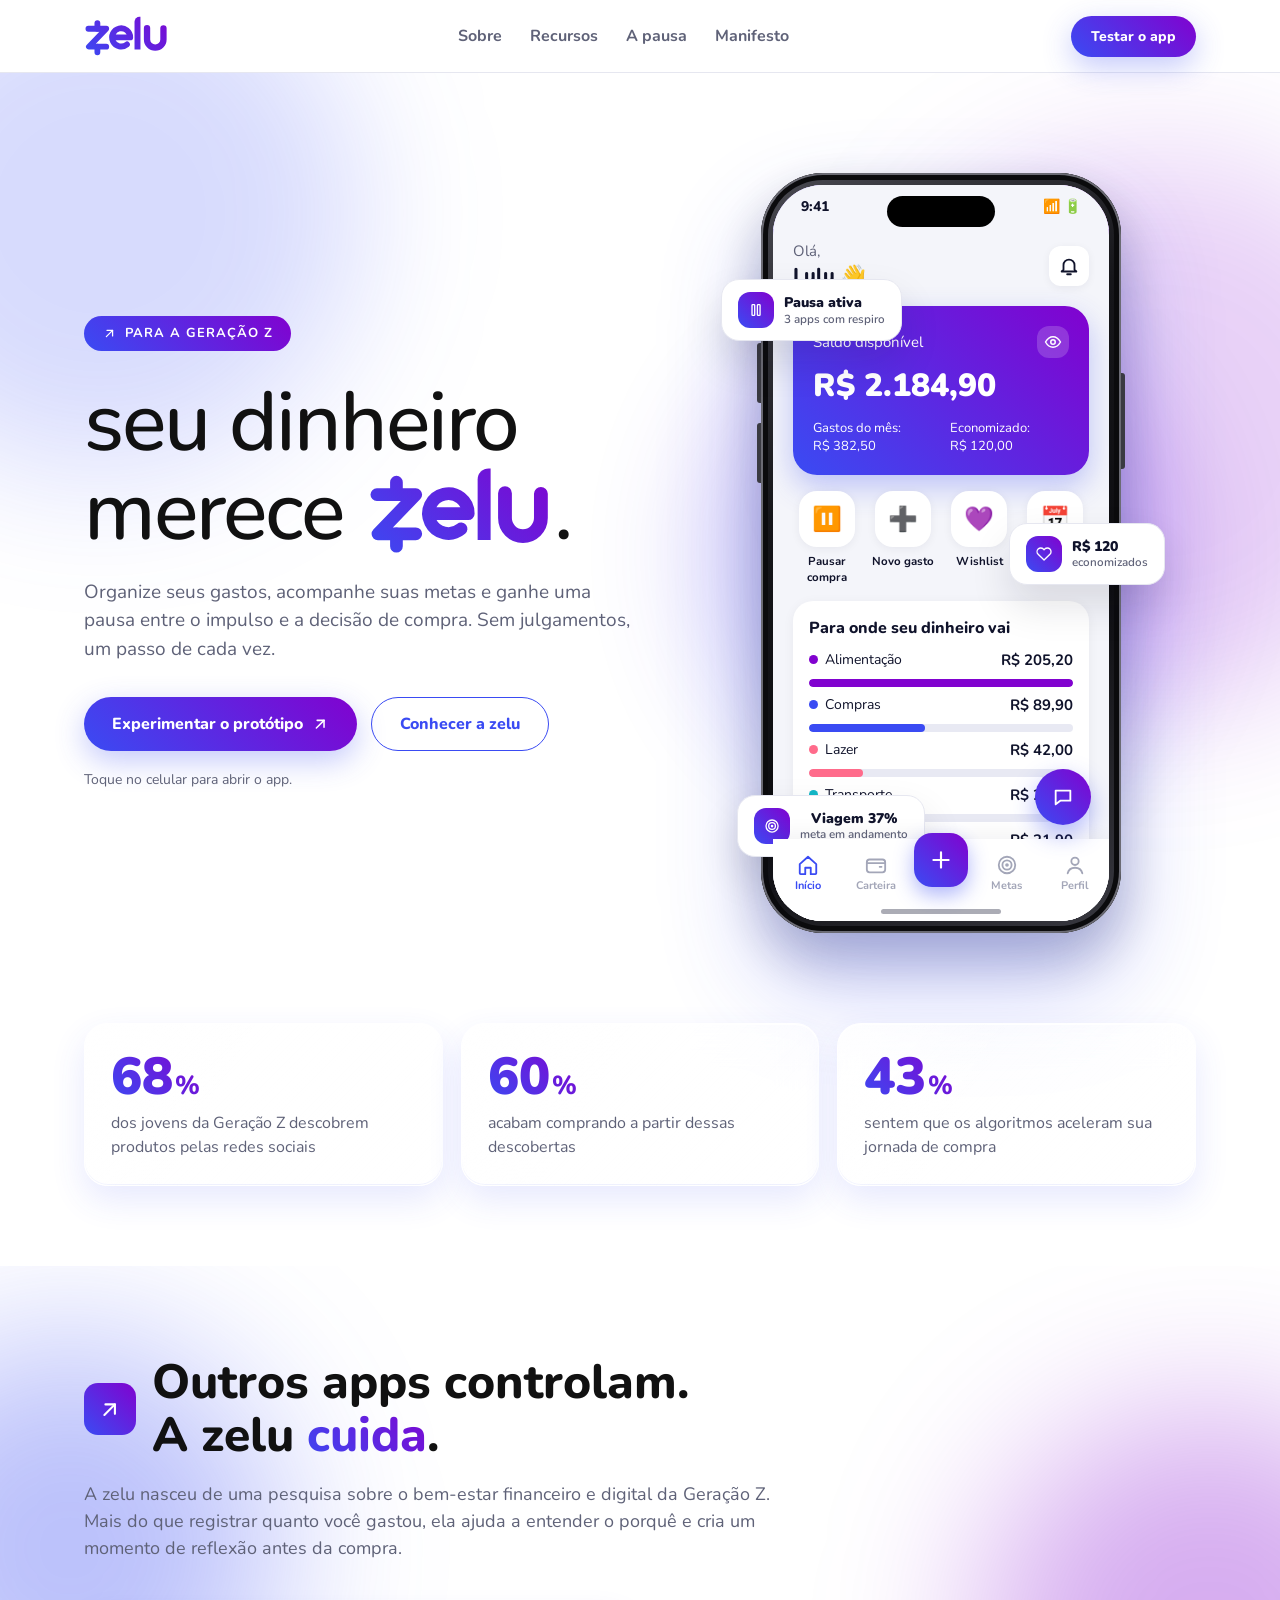
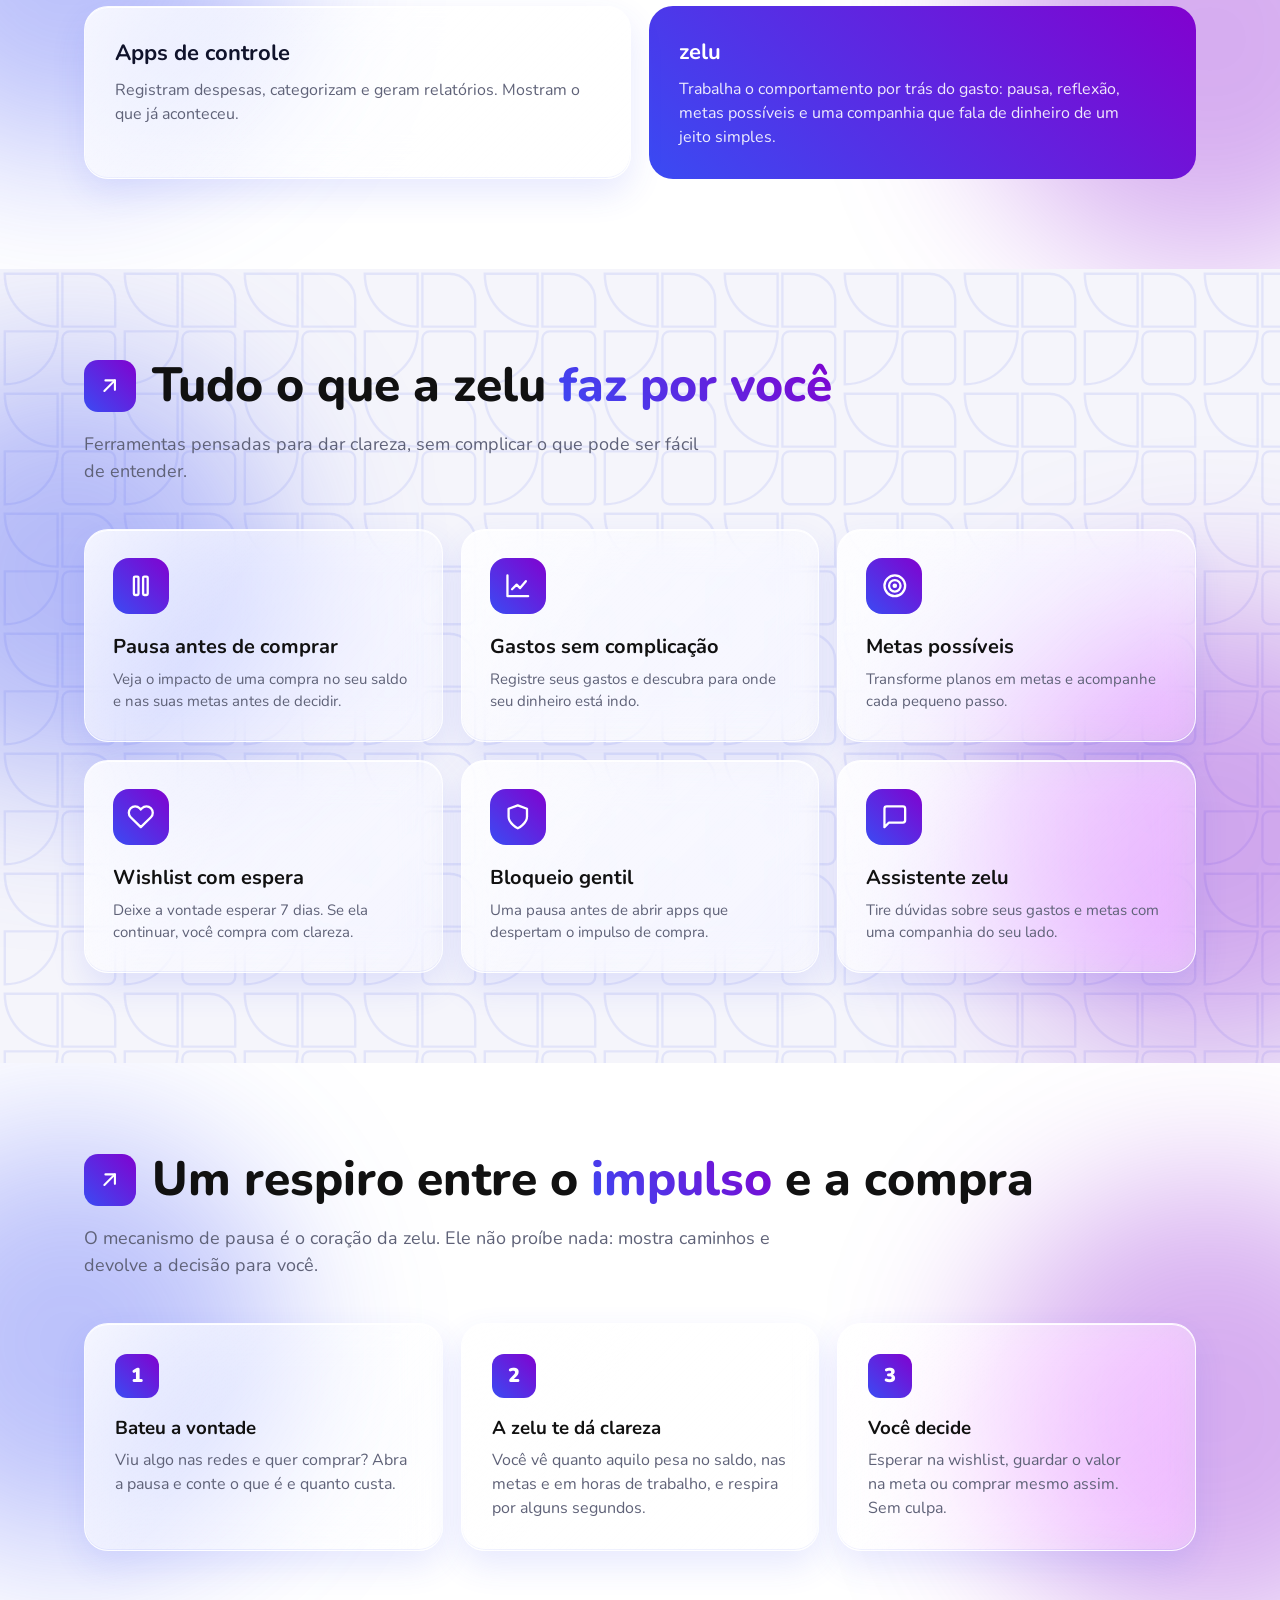
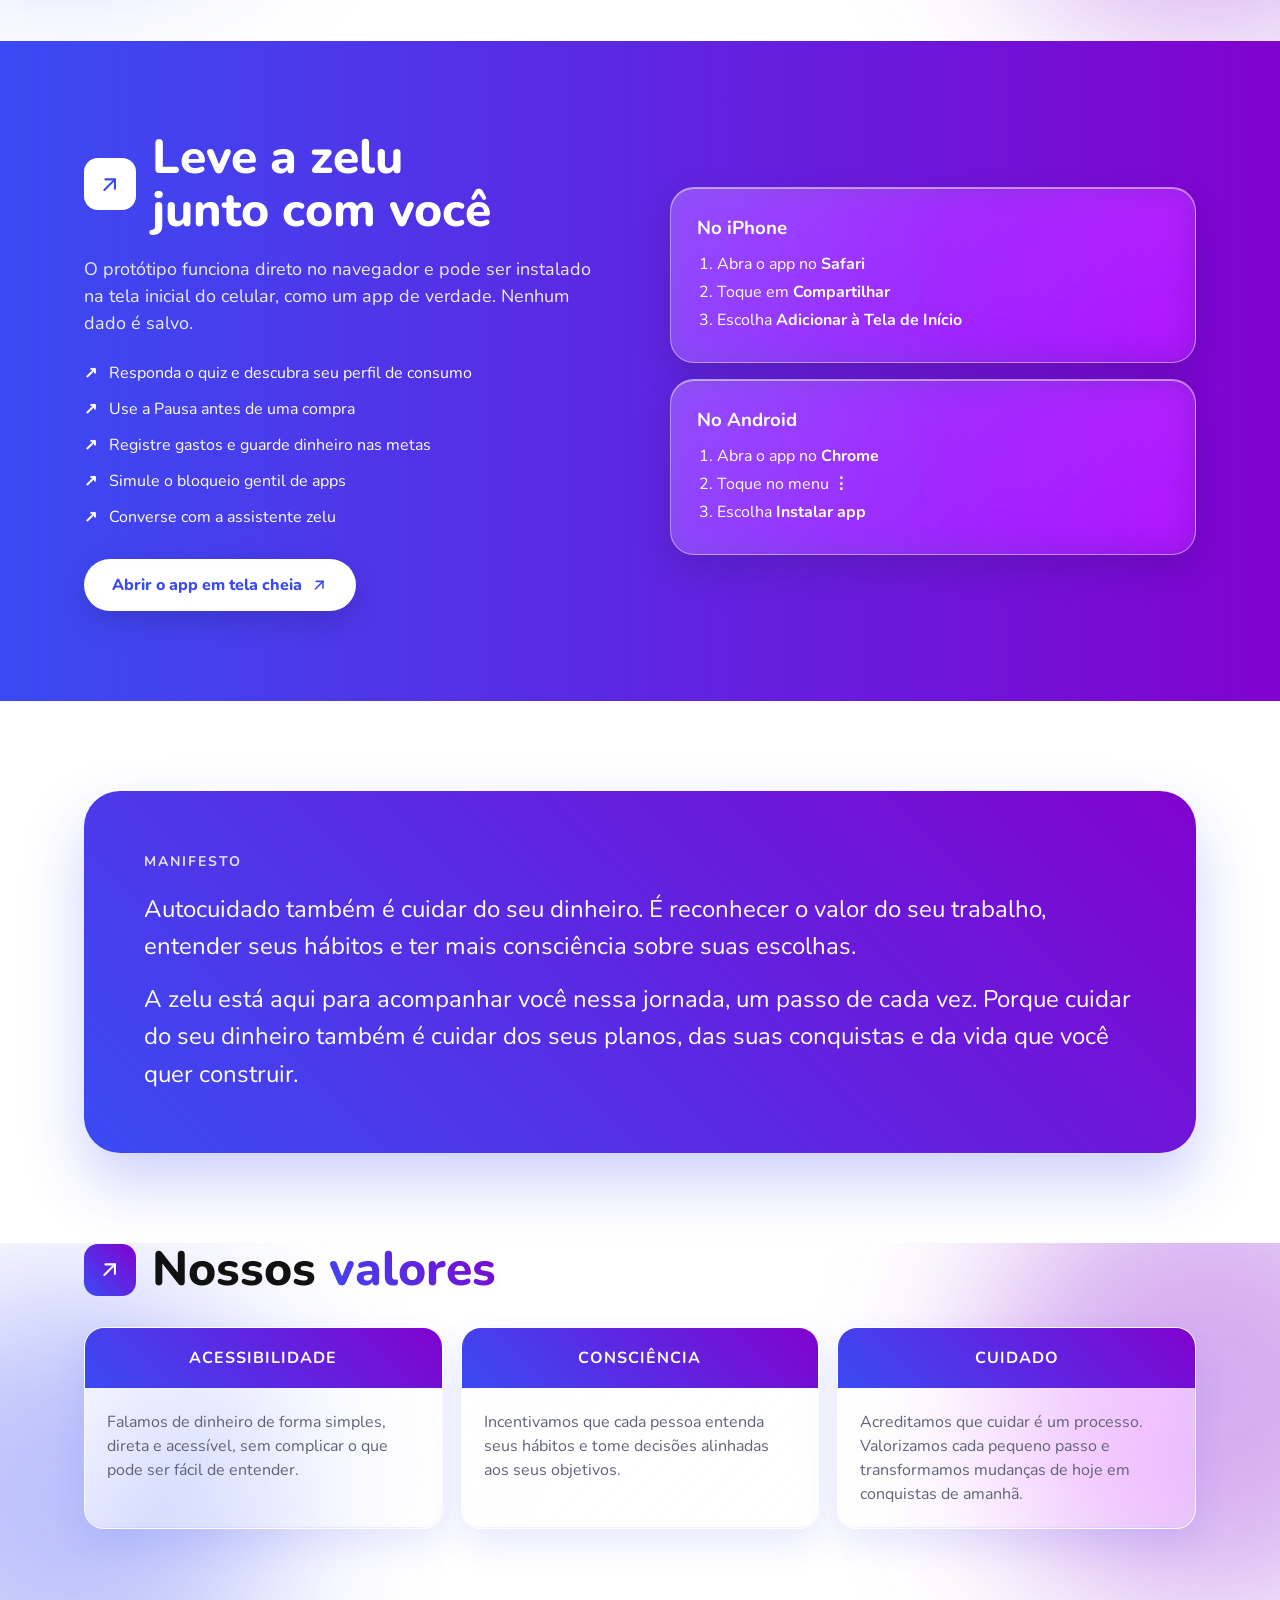
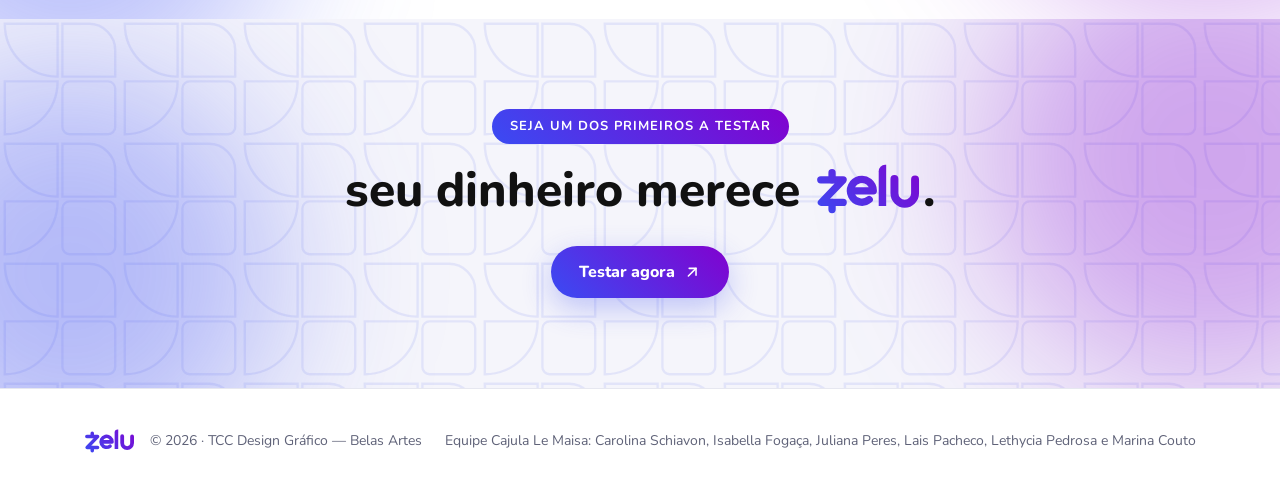
<file: index.html>
<!DOCTYPE html>
<html lang="pt-BR">
<head>
  <meta charset="UTF-8">
  <meta name="viewport" content="width=device-width, initial-scale=1.0">
  <title>zelu — seu dinheiro merece zelu.</title>
  <meta name="description" content="zelu: app financeiro para a Geração Z com organização de gastos, metas e mecanismos de pausa contra compras por impulso.">
  <meta name="theme-color" content="#3a4bf3">
  <link rel="manifest" href="manifest.json">
  <link rel="icon" href="icon.svg" type="image/svg+xml">
  <link rel="preconnect" href="https://fonts.googleapis.com">
  <link href="https://fonts.googleapis.com/css2?family=Nunito:wght@400;500;600;700;800;900&display=swap" rel="stylesheet">
  <link rel="stylesheet" href="zelu.css?v=12">
  <style>.i{width:1.15em;height:1.15em;fill:none;stroke:currentColor;stroke-width:2}</style>
</head>
<body>

<header class="nav"><div class="wrap">
  <a href="./" class="logo" aria-label="zelu"><span class="logo-mark"><span class="logo-txt">zelu</span></span></a>
  <ul>
    <li><a href="#sobre">Sobre</a></li>
    <li><a href="#recursos">Recursos</a></li>
    <li><a href="#pausa">A pausa</a></li>
    <li><a href="#manifesto">Manifesto</a></li>
  </ul>
  <a href="app.html" class="btn">Testar o app</a>
</div></header>

<section class="hero2"><div class="wrap">
  <div class="hero-grid">
    <div class="hero-copy">
      <span class="badge"><svg class="i" viewBox="0 0 24 24"><path d="M7 17L17 7"/><path d="M8 7h9v9"/></svg>Para a Geração Z</span>
      <h1>seu dinheiro<br>merece <span class="logo-hero" role="img" aria-label="zelu"><span class="logo-txt">zelu</span></span>.</h1>
      <p>Organize seus gastos, acompanhe suas metas e ganhe uma pausa entre o impulso e a decisão de compra. Sem julgamentos, um passo de cada vez.</p>
      <div class="ctas">
        <a href="app.html" class="btn">Experimentar o protótipo <svg class="i" viewBox="0 0 24 24"><path d="M7 17L17 7"/><path d="M8 7h9v9"/></svg></a>
        <a href="#sobre" class="btn gh">Conhecer a zelu</a>
      </div>
      <p class="hint">Toque no celular para abrir o app.</p>
    </div>

    <div class="mock">
      <div class="float">
        <div class="fb a">
          <span class="fb-ic"><svg class="i" viewBox="0 0 24 24"><rect x="6" y="4" width="4" height="16" rx="1"/><rect x="14" y="4" width="4" height="16" rx="1"/></svg></span>
          <div><b>Pausa ativa</b><small>3 apps com respiro</small></div>
        </div>
        <div class="fb b">
          <span class="fb-ic"><svg class="i" viewBox="0 0 24 24"><path d="M20.8 4.6a5.5 5.5 0 0 0-7.8 0L12 5.7l-1-1.1a5.5 5.5 0 0 0-7.8 7.8L12 21l8.8-8.6a5.5 5.5 0 0 0 0-7.8z"/></svg></span>
          <div><b>R$ 120</b><small>economizados</small></div>
        </div>
        <div class="fb c">
          <span class="fb-ic"><svg class="i" viewBox="0 0 24 24"><circle cx="12" cy="12" r="9"/><circle cx="12" cy="12" r="5"/><circle cx="12" cy="12" r="1"/></svg></span>
          <div><b>Viagem 37%</b><small>meta em andamento</small></div>
        </div>
        <div class="iphone">
          <div class="screen">
            <div class="island"></div>
            <a href="app.html" class="screen-link" aria-label="Abrir o app">
              <div class="ts">
                <div class="ts-top">
                  <div class="ts-sb"><span>9:41</span><span>●●● ▮</span></div>
                  <span class="ts-mes">Outubro</span>
                  <div class="ts-row">
                    <b class="ts-ola">Olá, Rafa</b>
                    <span class="ts-bell"><svg class="i" viewBox="0 0 24 24"><path d="M6 16v-5a6 6 0 0 1 12 0v5l2 2H4z"/><path d="M10 21h4"/></svg></span>
                  </div>
                  <span class="ts-lbl">Saldo disponível</span>
                  <b class="ts-saldo">R$ 1.840,00</b>
                  <div class="ts-pills"><span>Gasto R$ 1.540</span><span>Investido R$ 320</span></div>
                  <div class="ts-cards">
                    <div><small>Metas ativas</small><b>4</b></div>
                    <div><small>Contas a vencer</small><b>2</b></div>
                  </div>
                </div>
                <div class="ts-body">
                  <div class="ts-card">
                    <b class="ts-h">Gastos por categoria</b>
                    <div class="ts-bolhas">
                      <span class="b1"><b>R$ 640</b><small>Compras online</small></span>
                      <span class="b2"><b>R$ 420</b><small>Delivery</small></span>
                      <span class="b3"><b>R$ 210</b><small>Transporte</small></span>
                    </div>
                    <div class="ts-linha"><span>Compras online</span><span>R$ 640</span></div>
                    <div class="ts-bar"><i style="width:80%"></i></div>
                    <div class="ts-linha"><span>Delivery</span><span>R$ 420</span></div>
                    <div class="ts-bar"><i style="width:55%"></i></div>
                  </div>
                </div>
                <span class="ts-fab"><svg class="i" viewBox="0 0 24 24"><path d="M21 15a2 2 0 0 1-2 2H7l-4 4V5a2 2 0 0 1 2-2h14a2 2 0 0 1 2 2z"/></svg></span>
                <nav class="ts-nav">
                  <span class="on"><svg class="i" viewBox="0 0 24 24"><path d="M3 11l9-8 9 8v10a1 1 0 0 1-1 1h-5v-7H9v7H4a1 1 0 0 1-1-1z"/></svg><small>Home</small></span>
                  <span><svg class="i" viewBox="0 0 24 24"><rect x="2" y="6" width="20" height="14" rx="3"/><path d="M2 10h20"/></svg><small>Carteira</small></span>
                  <span><svg class="i" viewBox="0 0 24 24"><path d="M5 21V4h11l-2 4 2 4H5"/></svg><small>Metas</small></span>
                  <span><svg class="i" viewBox="0 0 24 24"><circle cx="12" cy="8" r="4"/><path d="M4 21c1-4 4-6 8-6s7 2 8 6"/></svg><small>Perfil</small></span>
                </nav>
              </div>
            </a>
            <div id="app"></div>
            <div class="homebar"></div>
          </div>
        </div>
      </div>
    </div>
  </div>

  <div class="stats">
    <div class="stat glass"><b class="gt">68<small>%</small></b><span>dos jovens da Geração Z descobrem produtos pelas redes sociais</span></div>
    <div class="stat glass"><b class="gt">60<small>%</small></b><span>acabam comprando a partir dessas descobertas</span></div>
    <div class="stat glass"><b class="gt">43<small>%</small></b><span>sentem que os algoritmos aceleram sua jornada de compra</span></div>
  </div>
</div></section>

<section id="sobre" class="orbs"><div class="wrap">
  <div class="sh">
    <div class="arrow"><svg class="i" viewBox="0 0 24 24"><path d="M7 17L17 7"/><path d="M8 7h9v9"/></svg></div>
    <h2 class="t">Outros apps controlam.<br>A zelu <span class="gt">cuida</span>.</h2>
  </div>
  <p class="lead">A zelu nasceu de uma pesquisa sobre o bem-estar financeiro e digital da Geração Z. Mais do que registrar quanto você gastou, ela ajuda a entender o porquê e cria um momento de reflexão antes da compra.</p>
  <div class="vs">
    <div class="glass"><h3>Apps de controle</h3><p>Registram despesas, categorizam e geram relatórios. Mostram o que já aconteceu.</p></div>
    <div><h3>zelu</h3><p>Trabalha o comportamento por trás do gasto: pausa, reflexão, metas possíveis e uma companhia que fala de dinheiro de um jeito simples.</p></div>
  </div>
</div></section>

<section id="recursos" class="suave textura orbs"><div class="wrap">
  <div class="sh">
    <div class="arrow"><svg class="i" viewBox="0 0 24 24"><path d="M7 17L17 7"/><path d="M8 7h9v9"/></svg></div>
    <h2 class="t">Tudo o que a zelu <span class="gt">faz por você</span></h2>
  </div>
  <p class="lead">Ferramentas pensadas para dar clareza, sem complicar o que pode ser fácil de entender.</p>
  <div class="feats">
    <div class="feat glass"><div class="e"><svg class="i" viewBox="0 0 24 24"><rect x="6" y="4" width="4" height="16" rx="1"/><rect x="14" y="4" width="4" height="16" rx="1"/></svg></div><h3>Pausa antes de comprar</h3><p>Veja o impacto de uma compra no seu saldo e nas suas metas antes de decidir.</p></div>
    <div class="feat glass"><div class="e"><svg class="i" viewBox="0 0 24 24"><path d="M3 3v18h18"/><path d="M7 15l4-4 3 3 5-6"/></svg></div><h3>Gastos sem complicação</h3><p>Registre seus gastos e descubra para onde seu dinheiro está indo.</p></div>
    <div class="feat glass"><div class="e"><svg class="i" viewBox="0 0 24 24"><circle cx="12" cy="12" r="9"/><circle cx="12" cy="12" r="5"/><circle cx="12" cy="12" r="1"/></svg></div><h3>Metas possíveis</h3><p>Transforme planos em metas e acompanhe cada pequeno passo.</p></div>
    <div class="feat glass"><div class="e"><svg class="i" viewBox="0 0 24 24"><path d="M20.8 4.6a5.5 5.5 0 0 0-7.8 0L12 5.7l-1-1.1a5.5 5.5 0 0 0-7.8 7.8L12 21l8.8-8.6a5.5 5.5 0 0 0 0-7.8z"/></svg></div><h3>Wishlist com espera</h3><p>Deixe a vontade esperar 7 dias. Se ela continuar, você compra com clareza.</p></div>
    <div class="feat glass"><div class="e"><svg class="i" viewBox="0 0 24 24"><path d="M12 22s8-4 8-10V5l-8-3-8 3v7c0 6 8 10 8 10z"/></svg></div><h3>Bloqueio gentil</h3><p>Uma pausa antes de abrir apps que despertam o impulso de compra.</p></div>
    <div class="feat glass"><div class="e"><svg class="i" viewBox="0 0 24 24"><path d="M21 15a2 2 0 0 1-2 2H7l-4 4V5a2 2 0 0 1 2-2h14a2 2 0 0 1 2 2z"/></svg></div><h3>Assistente zelu</h3><p>Tire dúvidas sobre seus gastos e metas com uma companhia do seu lado.</p></div>
  </div>
</div></section>

<section id="pausa" class="orbs"><div class="wrap">
  <div class="sh">
    <div class="arrow"><svg class="i" viewBox="0 0 24 24"><path d="M7 17L17 7"/><path d="M8 7h9v9"/></svg></div>
    <h2 class="t">Um respiro entre o <span class="gt">impulso</span> e a compra</h2>
  </div>
  <p class="lead">O mecanismo de pausa é o coração da zelu. Ele não proíbe nada: mostra caminhos e devolve a decisão para você.</p>
  <div class="steps">
    <div class="stp glass"><div class="n">1</div><h3>Bateu a vontade</h3><p>Viu algo nas redes e quer comprar? Abra a pausa e conte o que é e quanto custa.</p></div>
    <div class="stp glass"><div class="n">2</div><h3>A zelu te dá clareza</h3><p>Você vê quanto aquilo pesa no saldo, nas metas e em horas de trabalho, e respira por alguns segundos.</p></div>
    <div class="stp glass"><div class="n">3</div><h3>Você decide</h3><p>Esperar na wishlist, guardar o valor na meta ou comprar mesmo assim. Sem culpa.</p></div>
  </div>
</div></section>

<section id="prototipo" class="degrade"><div class="wrap proto">
  <div>
    <div class="sh">
      <div class="arrow claro"><svg class="i" viewBox="0 0 24 24"><path d="M7 17L17 7"/><path d="M8 7h9v9"/></svg></div>
      <h2 class="t">Leve a zelu<br>junto com você</h2>
    </div>
    <p class="lead">O protótipo funciona direto no navegador e pode ser instalado na tela inicial do celular, como um app de verdade. Nenhum dado é salvo.</p>
    <ul>
      <li>Responda o quiz e descubra seu perfil de consumo</li>
      <li>Use a Pausa antes de uma compra</li>
      <li>Registre gastos e guarde dinheiro nas metas</li>
      <li>Simule o bloqueio gentil de apps</li>
      <li>Converse com a assistente zelu</li>
    </ul>
    <a href="app.html" class="btn claro">Abrir o app em tela cheia <svg class="i" viewBox="0 0 24 24"><path d="M7 17L17 7"/><path d="M8 7h9v9"/></svg></a>
  </div>
  <div class="inst">
    <div class="glass-escuro">
      <h3>No iPhone</h3>
      <ol><li>Abra o app no <b>Safari</b></li><li>Toque em <b>Compartilhar</b></li><li>Escolha <b>Adicionar à Tela de Início</b></li></ol>
    </div>
    <div class="glass-escuro">
      <h3>No Android</h3>
      <ol><li>Abra o app no <b>Chrome</b></li><li>Toque no menu <b>⋮</b></li><li>Escolha <b>Instalar app</b></li></ol>
    </div>
  </div>
</div></section>

<section id="manifesto"><div class="wrap">
  <div class="manif">
    <strong>Manifesto</strong>
    <p>Autocuidado também é cuidar do seu dinheiro. É reconhecer o valor do seu trabalho, entender seus hábitos e ter mais consciência sobre suas escolhas.</p>
    <p>A zelu está aqui para acompanhar você nessa jornada, um passo de cada vez. Porque cuidar do seu dinheiro também é cuidar dos seus planos, das suas conquistas e da vida que você quer construir.</p>
  </div>
</div></section>

<section class="orbs" style="padding-top:0"><div class="wrap">
  <div class="sh">
    <div class="arrow"><svg class="i" viewBox="0 0 24 24"><path d="M7 17L17 7"/><path d="M8 7h9v9"/></svg></div>
    <h2 class="t">Nossos <span class="gt">valores</span></h2>
  </div>
  <div class="vals">
    <div class="val glass"><h4>ACESSIBILIDADE</h4><p>Falamos de dinheiro de forma simples, direta e acessível, sem complicar o que pode ser fácil de entender.</p></div>
    <div class="val glass"><h4>CONSCIÊNCIA</h4><p>Incentivamos que cada pessoa entenda seus hábitos e tome decisões alinhadas aos seus objetivos.</p></div>
    <div class="val glass"><h4>CUIDADO</h4><p>Acreditamos que cuidar é um processo. Valorizamos cada pequeno passo e transformamos mudanças de hoje em conquistas de amanhã.</p></div>
  </div>
</div></section>

<section class="cta suave textura orbs"><div class="wrap">
  <span class="badge">Seja um dos primeiros a testar</span>
  <h2 class="t">seu dinheiro merece <span class="logo-hero" role="img" aria-label="zelu"><span class="logo-txt">zelu</span></span>.</h2>
  <a href="app.html" class="btn" style="margin-top:28px">Testar agora <svg class="i" viewBox="0 0 24 24"><path d="M7 17L17 7"/><path d="M8 7h9v9"/></svg></a>
</div></section>

<footer><div class="wrap">
  <span class="foot-logo"><span class="logo-mark sm"><span class="logo-txt">zelu</span></span> © 2026 · TCC Design Gráfico — Belas Artes</span>
  <span>Equipe Cajula Le Maisa: Carolina Schiavon, Isabella Fogaça, Juliana Peres, Lais Pacheco, Lethycia Pedrosa e Marina Couto</span>
</div></footer>

<script src="app.js?v=12"></script>
<script>
  (function () {
    var tela = document.querySelector('.screen');
    try {
      if (typeof reset === 'function') { reset('home'); tela.classList.add('com-app'); }
    } catch (e) {}
    var img = new Image();
    img.onload = function () { document.documentElement.classList.add('tem-logo'); };
    img.src = 'logo-zelu.svg';
  })();
</script>
</body>
</html>
</file>
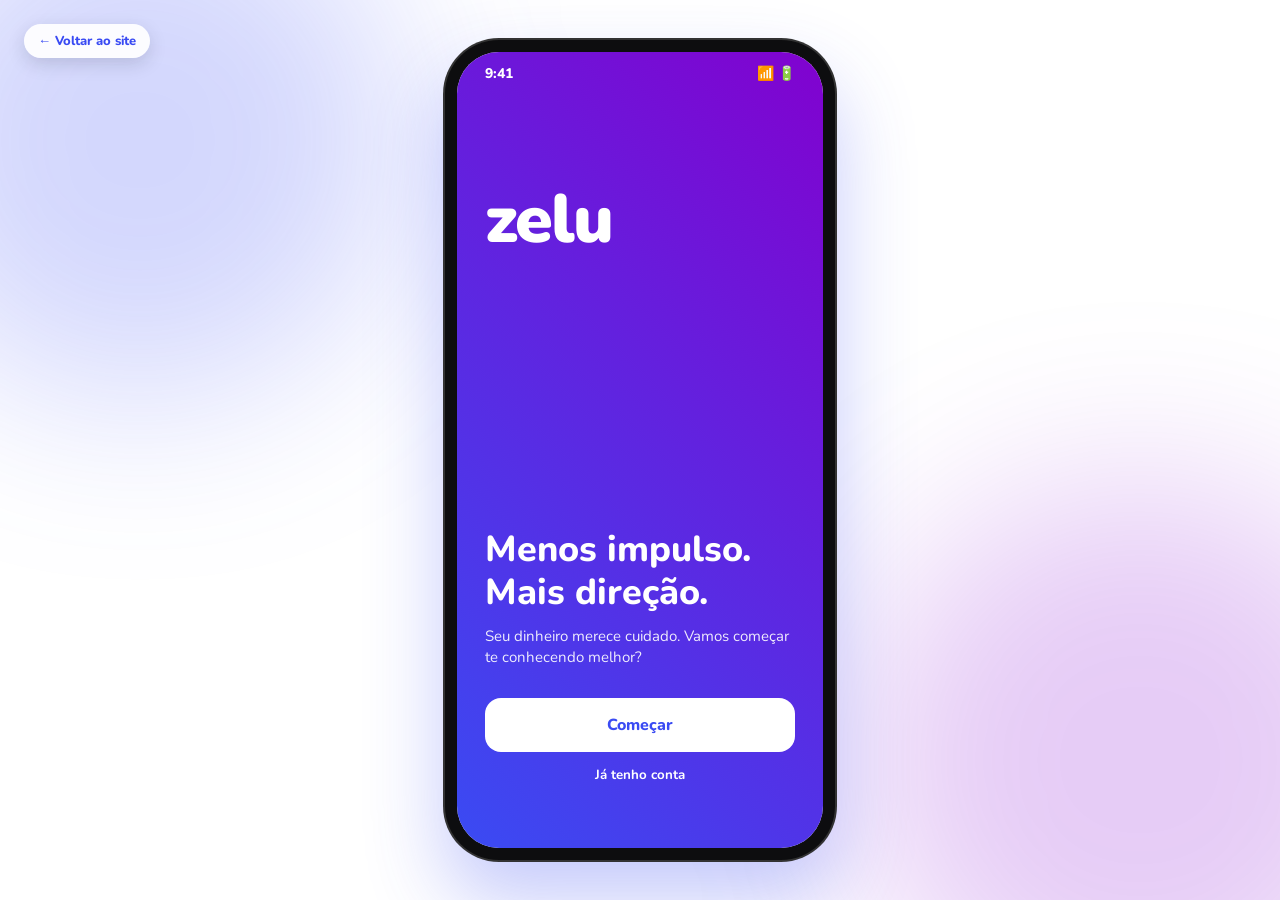
<file: app.html>
<!DOCTYPE html>
<html lang="pt-BR">
<head>
  <meta charset="UTF-8">
  <meta name="viewport" content="width=device-width, initial-scale=1.0, viewport-fit=cover">
  <title>zelu — app</title>
  <meta name="theme-color" content="#3a4bf3">
  <meta name="apple-mobile-web-app-capable" content="yes">
  <meta name="mobile-web-app-capable" content="yes">
  <meta name="apple-mobile-web-app-title" content="zelu">
  <link rel="manifest" href="manifest.json">
  <link rel="icon" href="icon.svg" type="image/svg+xml">
  <link rel="preconnect" href="https://fonts.googleapis.com">
  <link href="https://fonts.googleapis.com/css2?family=Nunito:wght@400;500;600;700;800;900&display=swap" rel="stylesheet">
  <link rel="stylesheet" href="zelu.css?v=10">
  <style>
    html,body{height:100%;overflow:hidden;background:#F4F5FA}
    body{display:flex;align-items:center;justify-content:center}
    .app-shell{width:100%;height:100dvh;position:relative}
    .app-shell #app{border-radius:0}
    .in{font-size:16px}
    .back-site{position:fixed;z-index:60;display:inline-flex;align-items:center;gap:6px;left:12px;bottom:calc(96px + env(safe-area-inset-bottom));
      padding:8px 14px;border-radius:999px;background:rgba(255,255,255,.92);color:#3a4bf3;font:800 13px Nunito,sans-serif;
      box-shadow:0 6px 18px rgba(16,19,43,.15)}

    @media (max-width:599px){
      #app .sb{display:none}
      .app-shell .scr:not(.full){padding-top:calc(18px + env(safe-area-inset-top))}
      .app-shell .splash{padding-top:calc(90px + env(safe-area-inset-top))}
      .app-shell .bn{height:calc(82px + env(safe-area-inset-bottom));padding-bottom:calc(14px + env(safe-area-inset-bottom))}
      .app-shell .cbar{padding-bottom:calc(22px + env(safe-area-inset-bottom))}
    }

    @media (min-width:600px){
      body{background:#ffffff}
      body::before,body::after{content:'';position:fixed;border-radius:50%;filter:blur(90px);pointer-events:none}
      body::before{width:520px;height:520px;left:-120px;top:-120px;background:rgba(58,75,243,.22)}
      body::after{width:560px;height:560px;right:-140px;bottom:-140px;background:rgba(129,2,207,.2)}
      .app-shell{width:390px;height:min(820px,94dvh);border-radius:54px;padding:12px;background:#0d0d0f;box-shadow:0 0 0 2px #333,0 40px 80px rgba(58,75,243,.3);z-index:1}
      .app-shell #app{border-radius:42px}
      .back-site{top:24px;left:24px;bottom:auto}
    }
  </style>
</head>
<body>
  <a href="./" class="back-site">← Voltar ao site</a>
  <div class="app-shell"><div id="app"></div></div>

  <script src="app.js?v=10"></script>
  <script>
    if (typeof render !== 'function') {
      document.getElementById('app').innerHTML =
        '<div style="height:100%;display:flex;align-items:center;justify-content:center;padding:30px;text-align:center;font:600 14px Nunito,sans-serif;color:#5f6278">' +
        'Não foi possível abrir o app.<br><br><small>O arquivo app.js não carregou.</small></div>';
    }
  </script>
</body>
</html>
</file>
<file: zelu.css>
/* ===== MARCA ZELU ===== */
:root{--azul:#3a4bf3;--roxo:#8102cf;--grad:linear-gradient(45deg,#3a4bf3 0%,#8102cf 100%);--grad-fundo:linear-gradient(90deg,#3a4bf3 0%,#8102cf 100%);--branco:#fff;--suave:#f5f5fb;--preto:#111;--txt:#10132B;--mut:#5f6278;--line:#E6E7F0}
*{box-sizing:border-box;margin:0;padding:0}
html{scroll-behavior:smooth}
body{font-family:'Nunito',sans-serif;background:var(--branco);color:var(--txt);line-height:1.5}
button{font-family:inherit;cursor:pointer;border:none;background:none;color:inherit}
a{color:inherit;text-decoration:none}
h1,h2,h3,h4{text-wrap:balance}
p,li{text-wrap:pretty}
.wrap{max-width:1160px;margin:0 auto;padding:0 24px}
.i{width:1.15em;height:1.15em;fill:none;stroke:currentColor;stroke-width:2;stroke-linecap:round;stroke-linejoin:round;flex-shrink:0}
.gt{background:var(--grad);-webkit-background-clip:text;background-clip:text;color:transparent}
.gt small{font-size:.5em;font-weight:800;margin-left:2px}

/* ===== LOGO ===== */
.logo-txt{font-weight:900;letter-spacing:-.02em;background:var(--grad);-webkit-background-clip:text;background-clip:text;color:transparent}
.logo-mark{display:block;width:92px;height:40px}
.logo-mark .logo-txt{font-size:30px;line-height:40px}
.logo-mark.sm{display:inline-block;width:56px;height:24px;vertical-align:middle}
.logo-mark.sm .logo-txt{font-size:20px;line-height:24px}
.logo-hero{display:inline-block;position:relative}
.tem-logo .logo-mark,.tem-logo .logo-hero{background:var(--grad);-webkit-mask:url(logo-zelu.svg) no-repeat left center/contain;mask:url(logo-zelu.svg) no-repeat left center/contain}
.tem-logo .logo-hero{overflow:hidden;width:2.3em;height:1.05em;vertical-align:-0.18em;-webkit-mask-position:center bottom;mask-position:center bottom;animation:logoIn .9s .2s cubic-bezier(.2,.8,.2,1) both}
.tem-logo .logo-hero::after{content:'';position:absolute;inset:0;background:linear-gradient(105deg,transparent 35%,rgba(255,255,255,.7) 50%,transparent 65%);transform:translateX(-120%);animation:brilho 4s 1.4s ease-in-out infinite}
.tem-logo .logo-txt{opacity:0}
@keyframes logoIn{from{opacity:0;transform:translateY(.25em) scale(.96);filter:blur(6px)}to{opacity:1;transform:none;filter:none}}
@keyframes brilho{0%{transform:translateX(-120%)}35%,100%{transform:translateX(120%)}}
@media (prefers-reduced-motion:reduce){.logo-hero,.logo-hero::after,.float,.fb{animation:none!important}}

/* ===== BOTÕES ===== */
.btn{display:inline-flex;align-items:center;gap:8px;background:var(--grad);color:#fff;font-weight:800;padding:14px 28px;border-radius:999px;font-size:16px;box-shadow:0 10px 30px rgba(58,75,243,.3);transition:.2s}
.btn:hover{transform:translateY(-2px)}
.btn.gh{background:transparent;color:var(--azul);border:1.5px solid var(--azul);box-shadow:none}
.btn.claro{background:#fff;color:var(--azul);box-shadow:0 10px 30px rgba(0,0,0,.15)}

/* ===== NAV ===== */
header.nav{position:sticky;top:0;z-index:50;background:rgba(255,255,255,.85);backdrop-filter:blur(12px);border-bottom:1px solid var(--line)}
.nav .wrap{display:flex;align-items:center;justify-content:space-between;height:72px}
.nav ul{display:flex;gap:28px;list-style:none;font-weight:700;color:var(--mut)}
.nav ul a:hover{color:var(--azul)}
.nav .btn{padding:10px 20px;font-size:14px}

/* ===== HERO ===== */
.hero2{position:relative;padding:80px 0;overflow:hidden}
.hero2::before,.hero2::after{content:'';position:absolute;border-radius:50%;filter:blur(70px);pointer-events:none}
.hero2::before{width:520px;height:520px;left:-160px;top:-120px;background:rgba(58,75,243,.2)}
.hero2::after{width:560px;height:560px;right:-160px;top:80px;background:rgba(129,2,207,.18)}
.hero-grid{display:grid;grid-template-columns:1.05fr .95fr;gap:40px;align-items:center;position:relative;z-index:1}
.badge{display:inline-flex;gap:8px;align-items:center;padding:8px 18px;border-radius:999px;background:var(--grad);color:#fff;font-weight:700;font-size:13px;letter-spacing:1px;text-transform:uppercase}
.hero-copy h1{font-size:clamp(44px,6.5vw,88px);line-height:1.05;font-weight:500;margin:28px 0 22px;letter-spacing:-2px;color:var(--preto)}
.hero-copy p{max-width:560px;color:var(--mut);font-size:19px;margin:0 0 34px}
.ctas{display:flex;gap:14px;flex-wrap:wrap}
.hero-copy .hint{font-size:14px;margin:18px 0 0}
.hero-copy .hint button{color:var(--azul);font-weight:800;text-decoration:underline}
.stats{display:grid;grid-template-columns:repeat(3,1fr);gap:18px;margin-top:70px;position:relative;z-index:1}
.stat{border-radius:24px;padding:26px}
.stat b{font-size:52px;font-weight:900;display:inline-block;line-height:1.05;margin-bottom:6px}
.stat span{display:block;color:var(--mut)}

/* ===== IPHONE ===== */
.mock{position:relative;display:flex;justify-content:center;padding:20px 0}
.mock::before{content:'';position:absolute;width:480px;height:480px;top:50%;left:50%;transform:translate(-50%,-50%);border-radius:50%;background:var(--grad);opacity:.22;filter:blur(60px);pointer-events:none}
.float{animation:flt 6s ease-in-out infinite;position:relative}
@keyframes flt{0%,100%{transform:translateY(0) rotate(-2deg)}50%{transform:translateY(-18px) rotate(1deg)}}
.iphone{position:relative;width:360px;height:760px;border-radius:62px;padding:12px;background:linear-gradient(145deg,#4a4a52 0%,#16161a 35%,#0d0d10 65%,#3a3a42 100%);box-shadow:inset 0 0 0 2px #6b6b74,inset 0 0 0 7px #0b0b0d,0 50px 100px rgba(58,75,243,.3),0 25px 50px rgba(16,19,43,.25)}
.iphone::before{content:'';position:absolute;right:-4px;top:200px;width:4px;height:96px;border-radius:0 3px 3px 0;background:#3a3a42}
.iphone::after{content:'';position:absolute;left:-4px;top:170px;width:4px;height:60px;border-radius:3px 0 0 3px;background:#3a3a42;box-shadow:0 80px 0 #3a3a42}
.screen{position:relative;width:100%;height:100%;border-radius:50px;overflow:hidden;background:#F4F5FA}
.screen #app{border-radius:0}
.island{position:absolute;top:11px;left:50%;transform:translateX(-50%);width:108px;height:31px;border-radius:20px;background:#000;z-index:40;pointer-events:none}
.homebar{position:absolute;bottom:7px;left:50%;transform:translateX(-50%);width:120px;height:5px;border-radius:9px;background:rgba(16,19,43,.35);z-index:40;pointer-events:none}
.fb{position:absolute;z-index:4;display:flex;align-items:center;gap:10px;background:#fff;color:var(--txt);padding:12px 16px;border-radius:18px;border:1px solid var(--line);box-shadow:0 20px 40px rgba(16,19,43,.12);font-size:14px;line-height:1.25;animation:flt2 5s ease-in-out infinite;white-space:nowrap}
.fb-ic{width:36px;height:36px;border-radius:12px;background:var(--grad);color:#fff;display:grid;place-items:center}
.fb small{display:block;color:var(--mut);font-weight:600}
.fb b{font-weight:900}
.fb.a{left:-40px;top:14%}.fb.b{right:-44px;top:46%;animation-delay:-1.6s}.fb.c{left:-24px;bottom:10%;animation-delay:-3.2s}
@keyframes flt2{0%,100%{transform:translateY(0)}50%{transform:translateY(-12px)}}

/* ===== SEÇÕES ===== */
section{padding:90px 0}
.suave{background-color:var(--suave)}
.textura{background-image:url("data:image/svg+xml,%3Csvg xmlns='http://www.w3.org/2000/svg' width='100' height='100' fill='none' stroke='%233a4bf3' stroke-opacity='.10' stroke-width='2'%3E%3Cpath d='M4 4h44v44A44 44 0 0 1 4 4z'/%3E%3Cpath d='M52 48V4h22a22 22 0 0 1 22 22v22z'/%3E%3Cpath d='M4 96V52h44A44 44 0 0 1 4 96z'/%3E%3Crect x='52' y='52' width='44' height='44' rx='6'/%3E%3C/svg%3E");background-size:120px}
.orbs{position:relative;overflow:hidden}
.orbs>.wrap{position:relative;z-index:1}
.orbs::before,.orbs::after{content:'';position:absolute;border-radius:50%;filter:blur(80px);pointer-events:none}
.orbs::before{width:420px;height:420px;left:-140px;top:12%;background:rgba(58,75,243,.34)}
.orbs::after{width:460px;height:460px;right:-160px;bottom:0;background:rgba(129,2,207,.32)}
.sh{display:flex;align-items:center;gap:16px;margin-bottom:18px}
.arrow{width:52px;height:52px;border-radius:14px;background:var(--grad);color:#fff;display:grid;place-items:center;flex-shrink:0;font-size:22px}
.arrow.claro{background:#fff;color:var(--azul)}
h2.t{font-size:clamp(30px,4.5vw,48px);font-weight:800;line-height:1.12;color:var(--preto)}
.lead{color:var(--mut);font-size:18px;max-width:720px;margin-bottom:44px}

/* liquid glass */
.glass{position:relative;overflow:hidden;background:linear-gradient(135deg,rgba(255,255,255,.62),rgba(255,255,255,.2));-webkit-backdrop-filter:blur(18px) saturate(170%);backdrop-filter:blur(18px) saturate(170%);border:1px solid rgba(255,255,255,.85);box-shadow:inset 0 1px 0 rgba(255,255,255,.95),inset 0 -1px 0 rgba(58,75,243,.08),0 14px 34px rgba(58,75,243,.12)}
.glass::before{content:'';position:absolute;inset:0;border-radius:inherit;pointer-events:none;background:linear-gradient(120deg,rgba(255,255,255,.6) 0%,rgba(255,255,255,0) 38%)}
.glass>*{position:relative;z-index:1}
.glass-escuro{background:linear-gradient(135deg,rgba(255,255,255,.24),rgba(255,255,255,.08));-webkit-backdrop-filter:blur(16px) saturate(160%);backdrop-filter:blur(16px) saturate(160%);border:1px solid rgba(255,255,255,.45);box-shadow:inset 0 1px 0 rgba(255,255,255,.5),0 14px 34px rgba(16,19,43,.15)}

.vs{display:grid;grid-template-columns:1fr 1fr;gap:18px}
.vs div{border-radius:24px;padding:30px}
.vs div p{color:var(--mut)}
.vs div:last-child{background:var(--grad);color:#fff}
.vs div:last-child p{color:rgba(255,255,255,.9)}
.vs h3{font-size:22px;margin-bottom:8px}
.feats{display:grid;grid-template-columns:repeat(3,1fr);gap:18px}
.feat{border-radius:24px;padding:28px;transition:.25s}
.feat:hover{transform:translateY(-4px)}
.feat .e{font-size:24px;width:56px;height:56px;border-radius:16px;background:var(--grad);color:#fff;display:grid;place-items:center;margin-bottom:18px}
.feat h3{font-size:20px;margin-bottom:6px;color:var(--preto)}
.feat p{color:var(--mut);font-size:15px}
.steps{display:grid;grid-template-columns:repeat(3,1fr);gap:18px}
.stp{border-radius:24px;padding:30px}
.stp .n{width:44px;height:44px;border-radius:12px;background:var(--grad);color:#fff;display:grid;place-items:center;font-weight:900;font-size:20px;margin-bottom:16px}
.stp h3{margin-bottom:6px;color:var(--preto)}
.stp p{color:var(--mut)}
.degrade{background:var(--grad-fundo);color:#fff}
.degrade h2.t{color:#fff}
.degrade .lead{color:rgba(255,255,255,.9);margin-bottom:0}
.proto{display:grid;grid-template-columns:1fr 1fr;gap:60px;align-items:center}
.proto ul{list-style:none;display:grid;gap:12px;margin:24px 0 30px}
.proto ul li{display:flex;gap:12px}
.proto ul li::before{content:'↗';font-weight:900}
.inst{display:grid;gap:16px}
.inst>div{border-radius:24px;padding:26px}
.inst h3{margin-bottom:10px}
.inst ol{padding-left:20px}
.inst li{display:list-item;margin-bottom:4px}
.manif{background:var(--grad);color:#fff;border-radius:36px;padding:60px;font-size:clamp(18px,2.2vw,24px);line-height:1.55;box-shadow:0 30px 60px rgba(58,75,243,.25)}
.manif strong{display:block;font-size:14px;letter-spacing:2px;text-transform:uppercase;opacity:.85;margin-bottom:18px}
.manif p+p{margin-top:16px}
.vals{display:grid;grid-template-columns:repeat(3,1fr);gap:18px;margin-top:30px}
.val{border-radius:20px;overflow:hidden}
.val h4{background:var(--grad);color:#fff;text-align:center;padding:18px;letter-spacing:1px}
.val p{padding:22px;color:var(--mut)}
.cta{text-align:center}
.cta .badge{margin-bottom:20px}
footer{border-top:1px solid var(--line);padding:40px 0;color:var(--mut);font-size:14px}
footer .wrap{display:flex;justify-content:space-between;gap:20px;flex-wrap:wrap;align-items:center}
.foot-logo{display:flex;align-items:center;gap:10px}
@media(max-width:900px){.nav ul{display:none}.hero-grid,.stats,.feats,.steps,.vals,.vs,.proto{grid-template-columns:1fr}.hero-copy{text-align:center}.hero-copy p{margin:0 auto 34px}.ctas{justify-content:center}.fb.a{left:0}.fb.b{right:0}.fb.c{left:4%}.manif{padding:34px}}
@media(max-width:420px){.iphone{transform:scale(.86);transform-origin:top center;margin-bottom:-106px}.fb{font-size:12px;padding:10px 12px}.fb.b{display:none}}

/* ===== APP ===== */
#app{position:relative;width:100%;height:100%;overflow:hidden;background:#F4F5FA;color:var(--txt);font-size:15px;line-height:1.4}
#app .sb{position:absolute;top:0;left:0;right:0;height:44px;display:flex;justify-content:space-between;align-items:center;padding:0 28px;font-weight:800;font-size:14px;z-index:5;background:#F4F5FA}
#app .sb.w{background:transparent;color:#fff}
.scr{position:absolute;inset:0;overflow-y:auto;padding:56px 20px 30px;scrollbar-width:none}
.scr::-webkit-scrollbar{display:none}
.scr.wnav{padding-bottom:110px}.scr.chatpad{padding-bottom:150px}.scr.full{padding:0}
#app h1{font-size:26px;line-height:1.2;font-weight:800}
#app h2{font-size:20px;font-weight:800}
#app h3{font-size:16px;font-weight:800;margin:18px 0 10px}
#app .card h3{margin:0 0 10px}
.mut{color:var(--mut)}.sm{font-size:13px}.c{text-align:center}.mt{margin-top:20px}.f1{flex:1;min-width:0}
#app label{display:block;font-weight:700;font-size:14px;margin:16px 0 6px}
.in{width:100%;padding:14px 16px;border-radius:14px;border:1.5px solid var(--line);background:#fff;font:inherit;color:var(--txt);outline:none}
.in:focus{border-color:var(--azul)}
.pbtn{width:100%;padding:16px;border-radius:16px;background:var(--grad);color:#fff;font-weight:800;font-size:16px}
.pbtn:disabled{opacity:.4;cursor:not-allowed}
.sbtn{width:100%;padding:15px;border-radius:16px;background:#E9ECFF;color:var(--azul);font-weight:800}
.lbtn{width:100%;padding:14px;font-weight:700;color:var(--mut)}
.link{color:var(--azul);font-weight:800;font-size:13px}
.hd{display:flex;align-items:center;gap:10px;margin-bottom:14px}.hd h2{flex:1}
.ic{width:40px;height:40px;border-radius:12px;background:#fff;display:grid;place-items:center;box-shadow:0 2px 8px rgba(16,19,43,.06);flex-shrink:0}
.ic.w{background:rgba(255,255,255,.18);box-shadow:none;width:32px;height:32px;color:#fff}
.row{display:flex;justify-content:space-between;align-items:center;gap:10px}
.card{background:#fff;border-radius:20px;padding:16px;margin-bottom:14px;box-shadow:0 2px 12px rgba(16,19,43,.05)}
.bar{height:8px;border-radius:99px;background:#E8E9F3;overflow:hidden;margin:8px 0}
.bar i{display:block;height:100%;border-radius:99px;background:var(--grad);transition:width .5s}
.top{display:flex;justify-content:space-between;align-items:center;margin-bottom:16px}
.bal{background:var(--grad);color:#fff;border-radius:24px;padding:20px;margin-bottom:16px;box-shadow:0 12px 30px rgba(58,75,243,.3)}
.bal .big{font-size:32px;font-weight:900;margin:6px 0 10px}
.qa{display:grid;grid-template-columns:repeat(4,1fr);gap:8px;margin-bottom:16px}
.qa button{display:flex;flex-direction:column;align-items:center;gap:6px;font-size:11.5px;font-weight:700;color:var(--txt)}
.qa button span{width:56px;height:56px;border-radius:18px;background:#fff;display:grid;place-items:center;font-size:24px;box-shadow:0 2px 10px rgba(16,19,43,.06)}
.cat{margin-bottom:8px}.cat span{font-size:14px}
.dot{display:inline-block;width:9px;height:9px;border-radius:50%;margin-right:7px}
.li{display:flex;align-items:center;gap:12px;padding:10px 0;border-bottom:1px solid #F0F1F6}
.li:last-child{border:none}
.lic{width:40px;height:40px;border-radius:12px;display:grid;place-items:center;font-size:18px;background:#F1F2F8;flex-shrink:0}
.alert{display:flex;gap:12px;align-items:center;font-size:24px;cursor:pointer;background:#EEF1FF}
.alert div{font-size:15px}
.fab{position:absolute;right:18px;bottom:96px;width:56px;height:56px;border-radius:50%;background:var(--grad);color:#fff;display:grid;place-items:center;box-shadow:0 10px 24px rgba(58,75,243,.4);z-index:6}
.bn{position:absolute;bottom:0;left:0;right:0;height:82px;background:#fff;display:flex;justify-content:space-around;align-items:center;padding-bottom:14px;box-shadow:0 -4px 20px rgba(16,19,43,.06);z-index:6}
.bn button{display:flex;flex-direction:column;align-items:center;gap:2px;font-size:11px;font-weight:700;color:#A3A6B8;width:60px}
.bn .act{color:var(--azul)}
.bn .plus{width:54px;height:54px;border-radius:18px;background:var(--grad);color:#fff;display:grid;place-items:center;margin-top:-26px;box-shadow:0 8px 20px rgba(58,75,243,.4)}
.splash{min-height:100%;background:var(--grad);color:#fff;padding:120px 28px 50px;display:flex;flex-direction:column}
.logo-big{font-size:68px;font-weight:900;letter-spacing:-2px;margin-bottom:auto}
#app .splash h1{font-size:36px;margin:40px 0 12px}
.splash p{opacity:.9;margin-bottom:30px}
.splash .pbtn{background:#fff;color:var(--azul)}
.splash .lbtn{color:#fff}
.step{font-size:13px;font-weight:800;color:var(--azul);margin:8px 0}
.qt{margin:6px 0 20px}
.opt{display:block;width:100%;text-align:left;padding:16px;border-radius:16px;border:1.5px solid var(--line);background:#fff;margin-bottom:10px;font-weight:700;color:var(--txt);transition:.15s}
.opt.sel{border-color:var(--azul);background:#EEF1FF;color:var(--azul)}
.opt.chk::before{content:'○  '}.opt.chk.sel::before{content:'●  '}
.res-card{background:var(--grad);color:#fff;border-radius:26px;padding:28px;text-align:center;margin:8px 0 10px}
.res-card .emo{font-size:52px}.res-card p{opacity:.92;margin-top:8px}
.tip{background:#fff;border-radius:14px;padding:12px 14px;margin-bottom:8px;font-weight:600}
.chips{display:flex;flex-wrap:wrap;gap:8px}
.chip{padding:9px 14px;border-radius:99px;background:#fff;border:1.5px solid var(--line);font-weight:700;font-size:13px;color:var(--txt)}
.chip.sel{background:var(--grad);color:#fff;border-color:transparent}
.toggle{width:48px;height:28px;border-radius:99px;background:#D5D7E3;position:relative;cursor:pointer;flex-shrink:0;transition:.2s}
.toggle::after{content:'';position:absolute;top:3px;left:3px;width:22px;height:22px;border-radius:50%;background:#fff;transition:.2s;box-shadow:0 1px 3px rgba(0,0,0,.2)}
.toggle.on{background:var(--azul)}.toggle.on::after{left:23px}
.sheet-bg{position:absolute;inset:0;background:rgba(10,12,30,.45);display:flex;align-items:flex-end;z-index:20;animation:fade .2s}
.sheet{background:#fff;width:100%;border-radius:28px 28px 0 0;padding:24px 22px 34px;animation:up .25s}
#app .sheet h3{margin-top:0}
@keyframes up{from{transform:translateY(100%)}}
@keyframes fade{from{opacity:0}}
.toast{position:absolute;left:50%;bottom:100px;transform:translateX(-50%);background:#10132B;color:#fff;padding:12px 18px;border-radius:14px;font-size:13.5px;font-weight:700;z-index:30;width:max-content;max-width:86%;text-align:center;animation:fade .2s}
.hs{display:flex;gap:12px;overflow-x:auto;padding-bottom:6px;scrollbar-width:none}
.ccard{min-width:250px;height:150px;border-radius:22px;padding:18px;color:#fff;background:var(--grad);display:flex;flex-direction:column;justify-content:space-between}
.ccard:nth-child(2n){background:linear-gradient(45deg,#111,#3a4bf3)}
.imp{display:grid;grid-template-columns:repeat(auto-fit,minmax(90px,1fr));gap:8px}
.imp .card{text-align:center;padding:14px 8px;margin:0}
.imp b{display:block;font-size:22px;background:var(--grad);-webkit-background-clip:text;background-clip:text;color:transparent}
.imp span{font-size:12px;color:var(--mut)}
.bigg{font-size:28px;font-weight:900;color:var(--azul)}
.breathe{margin-top:20px;display:flex;flex-direction:column;align-items:center;gap:14px}
.circ{width:120px;height:120px;border-radius:50%;background:var(--grad);display:grid;place-items:center;color:#fff;font-size:40px;font-weight:900;animation:br 4s ease-in-out infinite}
@keyframes br{50%{transform:scale(1.15);box-shadow:0 0 0 18px rgba(58,75,243,.12)}}
.acts{display:grid;gap:10px;margin-top:20px}
.hero-p{text-align:center;padding:10px 0}.hero-p .emo{font-size:48px}
.cal{display:grid;grid-template-columns:repeat(7,1fr);gap:4px;text-align:center}
.cal b{font-size:12px;color:var(--mut);padding:4px 0}
.cd{aspect-ratio:1;border-radius:12px;font-weight:700;position:relative;color:var(--txt);font-size:14px}
.cd.hoje{border:1.5px solid var(--azul)}
.cd.sel{background:var(--grad);color:#fff}
.cd i{position:absolute;bottom:4px;left:50%;transform:translateX(-50%);width:5px;height:5px;border-radius:50%}
.leg{display:flex;gap:16px;justify-content:center;font-size:12px;color:var(--mut);margin-top:10px}
.leg i{display:inline-block;width:7px;height:7px;border-radius:50%;margin-right:5px}
.cc{background:#FF5A7A}.cg{background:var(--azul)}.cd.sel i{background:#fff}
.chat{display:flex;flex-direction:column;gap:10px}
.msg{max-width:82%;padding:12px 14px;border-radius:18px;font-size:14.5px}
.msg.bot{background:#fff;border-bottom-left-radius:6px;align-self:flex-start}
.msg.me{background:var(--grad);color:#fff;border-bottom-right-radius:6px;align-self:flex-end}
.cbar{position:absolute;left:0;right:0;bottom:0;background:#F4F5FA;padding:10px 14px 22px;z-index:6}
.sug{display:flex;gap:6px;overflow-x:auto;margin-bottom:8px;scrollbar-width:none}
.sug .chip{white-space:nowrap}
.send{width:48px;height:48px;border-radius:14px;background:var(--grad);color:#fff;font-size:18px;flex-shrink:0}
.av{width:84px;height:84px;border-radius:50%;background:var(--grad);color:#fff;display:grid;place-items:center;font-size:34px;font-weight:900;margin:6px auto 10px}
.menu button{display:flex;width:100%;align-items:center;gap:12px;padding:14px 4px;border-bottom:1px solid #F0F1F6;font-weight:700;color:var(--txt);text-align:left}
.menu button:last-child{border:none}
.menu button::after{content:'›';margin-left:auto;color:var(--mut);font-size:20px}
.pill{display:inline-block;padding:6px 14px;border-radius:99px;background:#EEF1FF;color:var(--azul);font-weight:800;font-size:13px}
details{background:#fff;border-radius:16px;padding:14px 16px;margin-bottom:10px}
summary{font-weight:800;cursor:pointer}
details p{margin-top:8px;color:var(--mut)}
.two{display:grid;grid-template-columns:1fr 1fr;gap:10px;margin-bottom:6px}
.two .card{margin:0;text-align:center}
.two b{font-size:19px;display:block}

/* ===== TELA ESTÁTICA DO APP NO MOCKUP ===== */
.ts{position:absolute;inset:0;background:#F4F5FA;color:#10132B;font-family:'Nunito',sans-serif;line-height:1.3;text-align:left;overflow:hidden;transition:filter .2s}
.screen-link:hover .ts{filter:brightness(.97)}
.ts-top{background:var(--grad);color:#fff;padding:16px 18px 18px;border-radius:0 0 28px 28px}
.ts-sb{display:flex;justify-content:space-between;font-weight:800;font-size:13px;padding:0 10px;margin-bottom:16px}
.ts-mes{display:inline-block;font-size:10px;font-weight:800;background:#fff;color:var(--azul);padding:2px 10px;border-radius:99px;margin-bottom:6px}
.ts-row{display:flex;justify-content:space-between;align-items:center}
.ts-ola{font-size:20px;font-weight:800}
.ts-bell{width:32px;height:32px;border-radius:10px;background:rgba(255,255,255,.2);display:grid;place-items:center}
.ts-lbl{display:block;font-size:12px;opacity:.85;margin-top:10px}
.ts-saldo{display:block;font-size:30px;font-weight:900;margin:2px 0 10px}
.ts-pills{display:flex;gap:6px;margin-bottom:14px}
.ts-pills span{font-size:10.5px;font-weight:700;padding:5px 10px;border-radius:99px;background:rgba(255,255,255,.18);border:1px solid rgba(255,255,255,.35)}
.ts-cards{display:grid;grid-template-columns:1fr 1fr;gap:10px}
.ts-cards div{padding:12px;border-radius:16px;background:linear-gradient(135deg,rgba(255,255,255,.34),rgba(255,255,255,.12));border:1px solid rgba(255,255,255,.5);box-shadow:inset 0 1px 0 rgba(255,255,255,.6)}
.ts-cards small{display:block;font-size:11px;opacity:.92}
.ts-cards b{font-size:28px;font-weight:900;line-height:1.1}
.ts-body{padding:14px}
.ts-card{background:#fff;border-radius:20px;padding:14px;box-shadow:0 2px 12px rgba(16,19,43,.06)}
.ts-h{font-size:14px;font-weight:800}
.ts-bolhas{position:relative;height:160px;margin:8px 0 6px}
.ts-bolhas span{position:absolute;border-radius:50%;color:#fff;display:flex;flex-direction:column;align-items:center;justify-content:center;text-align:center;border:3px solid #fff}
.ts-bolhas b{font-size:14px;font-weight:900}
.ts-bolhas small{font-size:9px;opacity:.92}
.ts-bolhas .b1{width:124px;height:124px;left:14px;top:4px;background:linear-gradient(45deg,#3a4bf3,#6a78ff)}
.ts-bolhas .b2{width:98px;height:98px;left:146px;top:18px;background:linear-gradient(45deg,#2433c9,#3a4bf3)}
.ts-bolhas .b3{width:66px;height:66px;left:106px;top:92px;background:linear-gradient(45deg,#8102cf,#a63ff2)}
.ts-linha{display:flex;justify-content:space-between;font-size:12px;font-weight:700}
.ts-linha span:last-child{color:var(--mut)}
.ts-bar{height:6px;border-radius:99px;background:#E8E9F3;margin:5px 0 9px;overflow:hidden}
.ts-bar i{display:block;height:100%;background:var(--grad);border-radius:99px}
.ts-fab{position:absolute;right:16px;bottom:94px;width:46px;height:46px;border-radius:15px;background:var(--grad);color:#fff;display:grid;place-items:center;font-size:20px;box-shadow:0 8px 18px rgba(58,75,243,.35)}
.ts-nav{position:absolute;left:0;right:0;bottom:0;height:80px;background:#fff;display:flex;justify-content:space-around;align-items:flex-start;padding-top:12px;box-shadow:0 -4px 16px rgba(16,19,43,.06)}
.ts-nav span{display:flex;flex-direction:column;align-items:center;gap:3px;color:#A3A6B8;font-size:18px}
.ts-nav small{font-size:10.5px;font-weight:700}
.ts-nav .on{color:var(--azul)}
/* ===== FIM DO ARQUIVO ===== */
</file>
